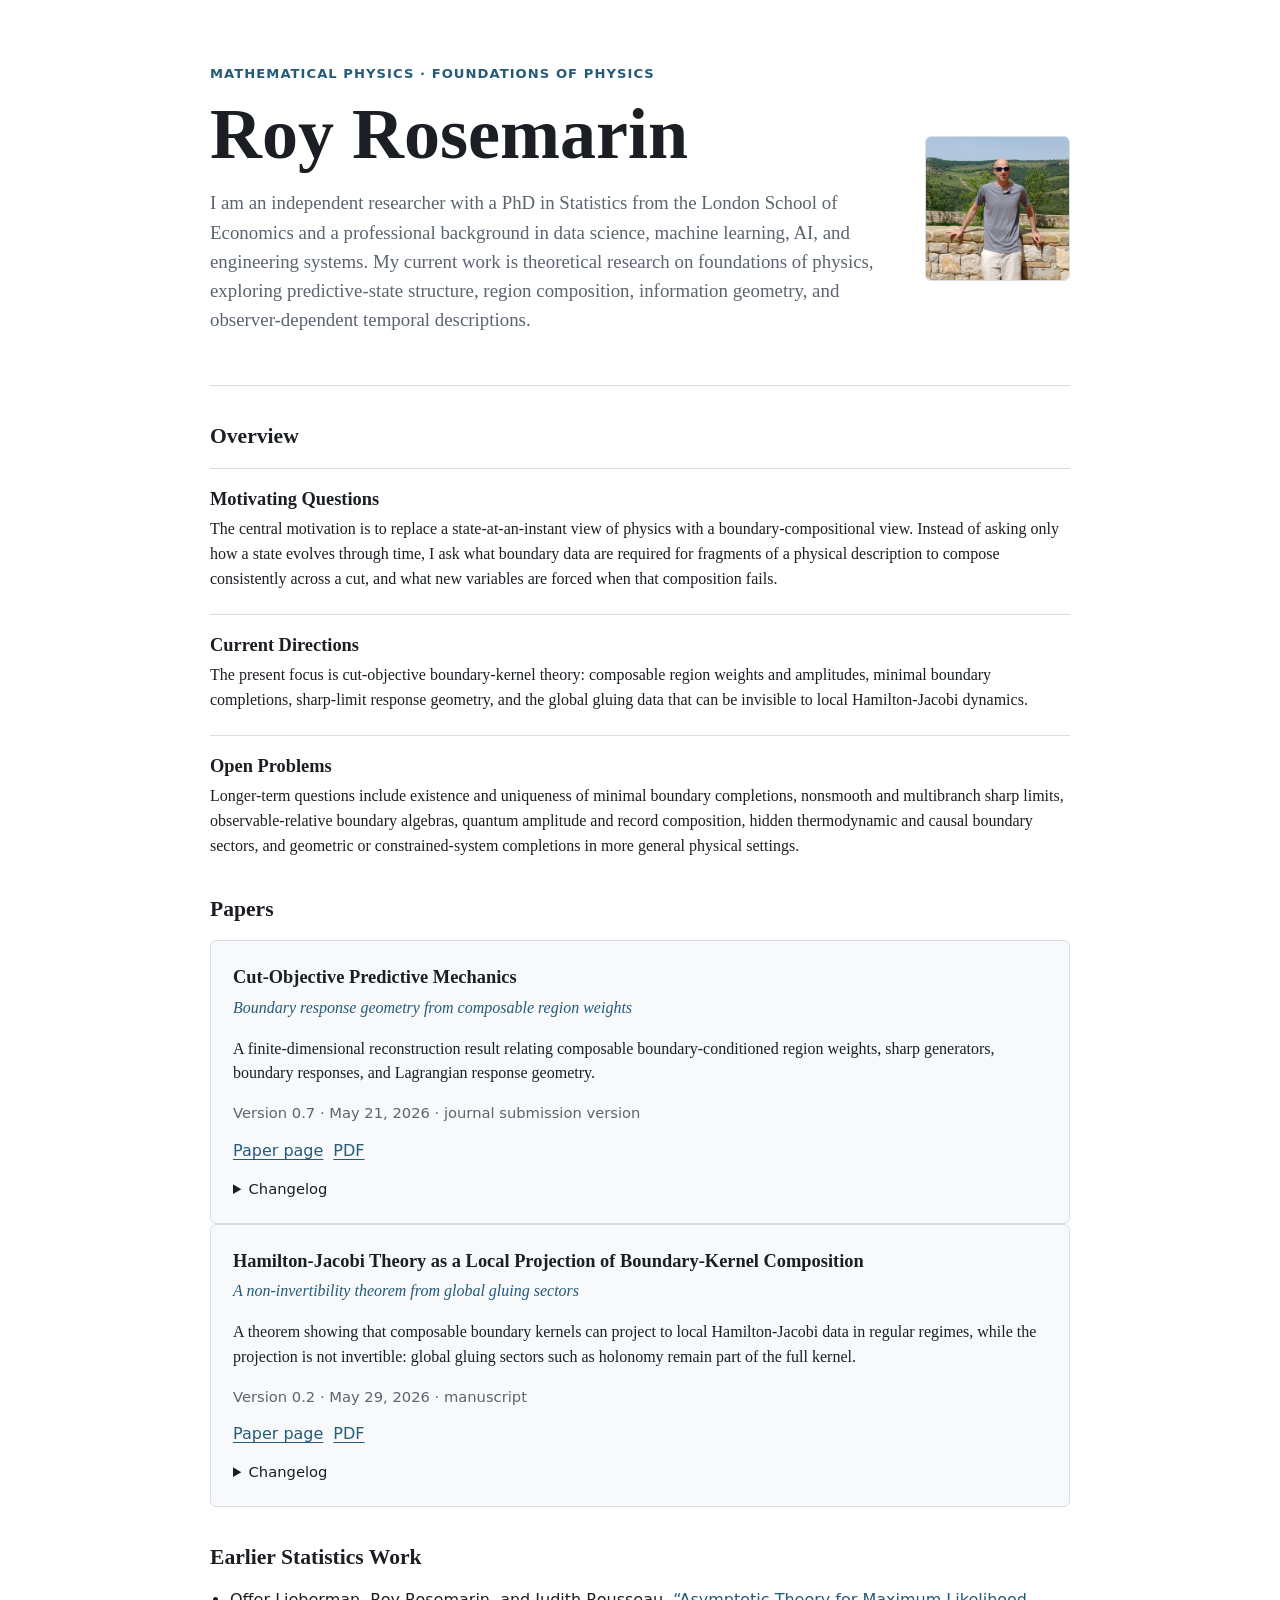
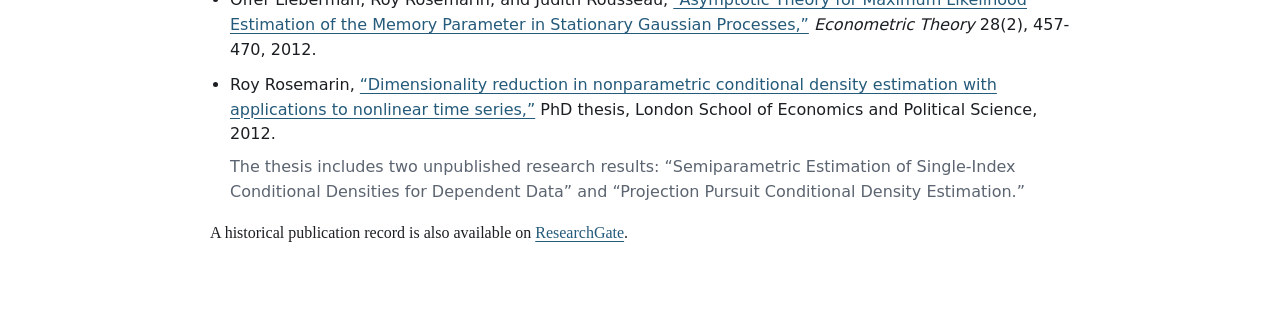
<file: index.html>
<!doctype html>
<html lang="en">
  <head>
    <meta charset="utf-8">
    <meta name="viewport" content="width=device-width, initial-scale=1">
    <title>Roy Rosemarin | Mathematical Physics Research</title>
    <meta
      name="description"
      content="Independent mathematical physics research by Roy Rosemarin on cut-objective predictive mechanics, boundary-kernel composition, Hamilton-Jacobi theory, and foundations of physics."
    >
    <link rel="canonical" href="https://royrosemarin.github.io/">
    <meta property="og:title" content="Roy Rosemarin | Mathematical Physics Research">
    <meta property="og:description" content="Independent mathematical physics research on boundary-kernel composition, cut-objective predictive mechanics, and Hamilton-Jacobi theory.">
    <meta property="og:url" content="https://royrosemarin.github.io/">
    <meta property="og:type" content="website">
    <link rel="stylesheet" href="styles.css">
  </head>
  <body>
    <main class="page">
      <section class="intro" aria-labelledby="name">
        <div class="intro-copy">
          <p class="eyebrow">Mathematical physics · foundations of physics</p>
          <h1 id="name">Roy Rosemarin</h1>
          <p class="lead">
            I am an independent researcher with a PhD in Statistics from the
            London School of Economics and a professional background in data
            science, machine learning, AI, and engineering systems. My current
            work is theoretical research on foundations of physics, exploring
            predictive-state structure, region composition, information
            geometry, and observer-dependent temporal descriptions.
          </p>
        </div>
        <img
          class="portrait"
          src="assets/roy-rosemarin.jpg"
          alt="Roy Rosemarin"
          width="720"
          height="720"
        >
      </section>

      <section aria-labelledby="overview">
        <h2 id="overview">Overview</h2>
        <article class="overview-item">
          <h3>Motivating Questions</h3>
          <p>
            The central motivation is to replace a state-at-an-instant view
            of physics with a boundary-compositional view. Instead of asking
            only how a state evolves through time, I ask what boundary data are
            required for fragments of a physical description to compose
            consistently across a cut, and what new variables are forced when
            that composition fails.
          </p>
        </article>
        <article class="overview-item">
          <h3>Current Directions</h3>
          <p>
            The present focus is cut-objective boundary-kernel theory:
            composable region weights and amplitudes, minimal boundary
            completions, sharp-limit response geometry, and the global gluing
            data that can be invisible to local Hamilton-Jacobi dynamics.
          </p>
        </article>
        <article class="overview-item">
          <h3>Open Problems</h3>
          <p>
            Longer-term questions include existence and uniqueness of minimal
            boundary completions, nonsmooth and multibranch sharp limits,
            observable-relative boundary algebras, quantum amplitude and record
            composition, hidden thermodynamic and causal boundary sectors, and
            geometric or constrained-system completions in more general
            physical settings.
          </p>
        </article>
      </section>

      <section aria-labelledby="papers">
        <h2 id="papers">Papers</h2>
        <article class="paper">
          <h3>Cut-Objective Predictive Mechanics</h3>
          <p class="subtitle">
            Boundary response geometry from composable region weights
          </p>
          <p>
            A finite-dimensional reconstruction result relating composable
            boundary-conditioned region weights, sharp generators, boundary
            responses, and Lagrangian response geometry.
          </p>
          <p class="meta">
            Version 0.7 · May 21, 2026 · journal submission version
          </p>
          <p class="actions">
            <a href="papers/cut-objective-predictive-mechanics.html">Paper page</a>
            <a href="papers/cut-objective-predictive-mechanics-v0.7-2026-05-21.pdf">PDF</a>
          </p>
          <details>
            <summary>Changelog</summary>
            <ul>
              <li>
                Version 0.7: journal submission version with Foundations of
                Physics framing and updated abstract wording.
              </li>
              <li>
                Version 0.6: submission-ready draft with sharpened abstract,
                explicit positive-gluing assumptions, component-linked
                references, and compact discussion of related frameworks.
              </li>
            </ul>
          </details>
        </article>
        <article class="paper">
          <h3>Hamilton-Jacobi Theory as a Local Projection of Boundary-Kernel Composition</h3>
          <p class="subtitle">
            A non-invertibility theorem from global gluing sectors
          </p>
          <p>
            A theorem showing that composable boundary kernels can project to
            local Hamilton-Jacobi data in regular regimes, while the projection
            is not invertible: global gluing sectors such as holonomy remain
            part of the full kernel.
          </p>
          <p class="meta">
            Version 0.2 · May 29, 2026 · manuscript
          </p>
          <p class="actions">
            <a href="papers/hamilton-jacobi-local-projection-boundary-kernel-composition.html">Paper page</a>
            <a href="papers/hamilton-jacobi-local-projection-boundary-kernel-composition-v0.2-2026-05-29.pdf">PDF</a>
          </p>
          <details>
            <summary>Changelog</summary>
            <ul>
              <li>
                Version 0.2: polished the covering-space and image-sum
                construction, clarified deck transformations, class weights,
                and the proof of composability.
              </li>
              <li>
                Version 0.1: revised introduction and abstract for clearer
                topology terminology, sharpened roadmap, and polished framing
                of the non-invertibility theorem.
              </li>
              <li>
                Version 0.0: initial manuscript proving non-invertibility of
                the local Hamilton-Jacobi projection for character-labelled
                composable boundary kernels on multiply connected spaces.
              </li>
            </ul>
          </details>
        </article>
      </section>

      <section aria-labelledby="earlier-work">
        <h2 id="earlier-work">Earlier Statistics Work</h2>
        <ul class="publications">
          <li>
            Offer Lieberman, Roy Rosemarin, and Judith Rousseau,
            <a href="https://doi.org/10.1017/S0266466611000399">“Asymptotic
            Theory for Maximum Likelihood Estimation of the Memory Parameter in
            Stationary Gaussian Processes,”</a>
            <em>Econometric Theory</em> 28(2), 457-470, 2012.
          </li>
          <li>
            Roy Rosemarin,
            <a href="https://researchonline.lse.ac.uk/131446/">“Dimensionality
            reduction in nonparametric conditional density estimation with
            applications to nonlinear time series,”</a>
            PhD thesis, London School of Economics and Political Science, 2012.
            <p class="note">
              The thesis includes two unpublished research results:
              “Semiparametric Estimation of Single-Index Conditional Densities
              for Dependent Data” and “Projection Pursuit Conditional Density
              Estimation.”
            </p>
          </li>
        </ul>
        <p>
          A historical publication record is also available on
          <a href="https://www.researchgate.net/scientific-contributions/Roy-Rosemarin-2015102036">ResearchGate</a>.
        </p>
      </section>
    </main>
  </body>
</html>
</file>
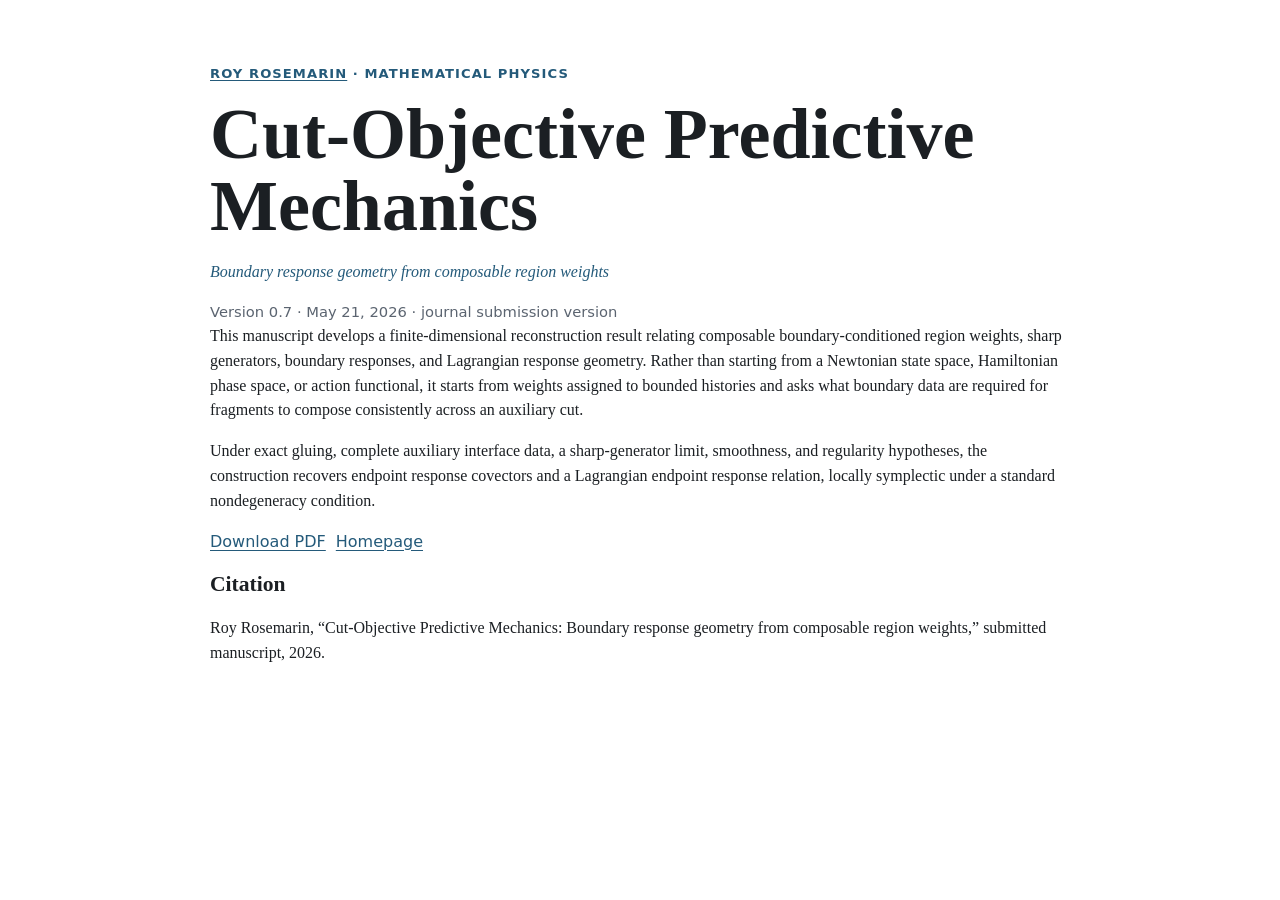
<file: papers/cut-objective-predictive-mechanics.html>
<!doctype html>
<html lang="en">
  <head>
    <meta charset="utf-8">
    <meta name="viewport" content="width=device-width, initial-scale=1">
    <title>Cut-Objective Predictive Mechanics | Roy Rosemarin</title>
    <meta
      name="description"
      content="Cut-Objective Predictive Mechanics: boundary response geometry from composable region weights, a mathematical physics manuscript by Roy Rosemarin."
    >
    <link rel="canonical" href="https://royrosemarin.github.io/papers/cut-objective-predictive-mechanics.html">
    <meta property="og:title" content="Cut-Objective Predictive Mechanics">
    <meta property="og:description" content="Boundary response geometry from composable region weights.">
    <meta property="og:url" content="https://royrosemarin.github.io/papers/cut-objective-predictive-mechanics.html">
    <meta property="og:type" content="article">
    <link rel="stylesheet" href="../styles.css">
  </head>
  <body>
    <main class="page paper-page">
      <p class="eyebrow"><a href="../">Roy Rosemarin</a> · Mathematical physics</p>
      <h1>Cut-Objective Predictive Mechanics</h1>
      <p class="subtitle">Boundary response geometry from composable region weights</p>
      <p class="meta">Version 0.7 · May 21, 2026 · journal submission version</p>
      <p>
        This manuscript develops a finite-dimensional reconstruction result
        relating composable boundary-conditioned region weights, sharp
        generators, boundary responses, and Lagrangian response geometry.
        Rather than starting from a Newtonian state space, Hamiltonian phase
        space, or action functional, it starts from weights assigned to bounded
        histories and asks what boundary data are required for fragments to
        compose consistently across an auxiliary cut.
      </p>
      <p>
        Under exact gluing, complete auxiliary interface data, a sharp-generator
        limit, smoothness, and regularity hypotheses, the construction recovers
        endpoint response covectors and a Lagrangian endpoint response relation,
        locally symplectic under a standard nondegeneracy condition.
      </p>
      <p class="actions">
        <a href="cut-objective-predictive-mechanics-v0.7-2026-05-21.pdf">Download PDF</a>
        <a href="../">Homepage</a>
      </p>
      <section aria-labelledby="citation">
        <h2 id="citation">Citation</h2>
        <p>
          Roy Rosemarin, “Cut-Objective Predictive Mechanics: Boundary response
          geometry from composable region weights,” submitted manuscript, 2026.
        </p>
      </section>
    </main>
  </body>
</html>
</file>
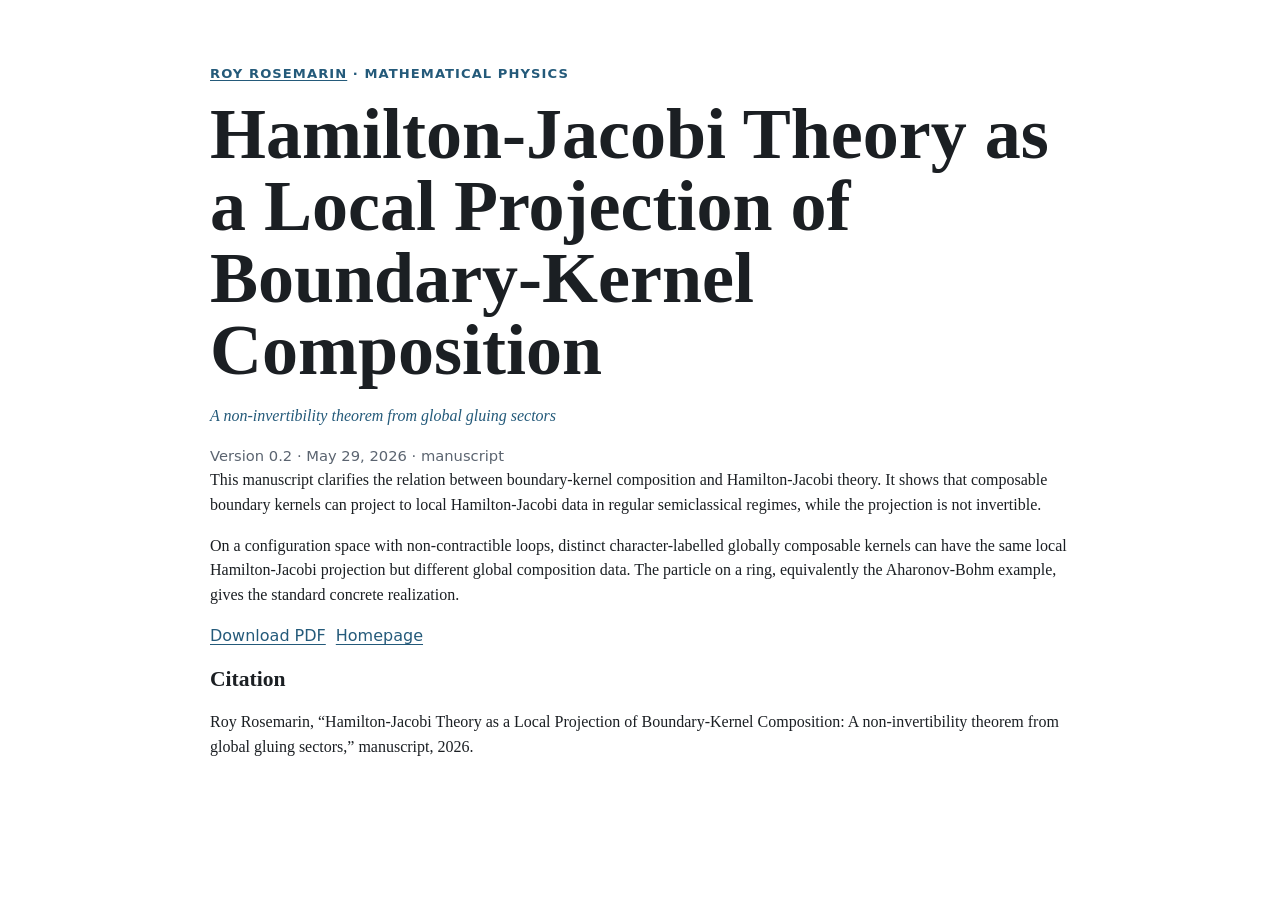
<file: papers/hamilton-jacobi-local-projection-boundary-kernel-composition.html>
<!doctype html>
<html lang="en">
  <head>
    <meta charset="utf-8">
    <meta name="viewport" content="width=device-width, initial-scale=1">
    <title>Hamilton-Jacobi Theory as a Local Projection of Boundary-Kernel Composition | Roy Rosemarin</title>
    <meta
      name="description"
      content="Hamilton-Jacobi Theory as a Local Projection of Boundary-Kernel Composition: a non-invertibility theorem from global gluing sectors, by Roy Rosemarin."
    >
    <link rel="canonical" href="https://royrosemarin.github.io/papers/hamilton-jacobi-local-projection-boundary-kernel-composition.html">
    <meta property="og:title" content="Hamilton-Jacobi Theory as a Local Projection of Boundary-Kernel Composition">
    <meta property="og:description" content="A non-invertibility theorem from global gluing sectors.">
    <meta property="og:url" content="https://royrosemarin.github.io/papers/hamilton-jacobi-local-projection-boundary-kernel-composition.html">
    <meta property="og:type" content="article">
    <link rel="stylesheet" href="../styles.css">
  </head>
  <body>
    <main class="page paper-page">
      <p class="eyebrow"><a href="../">Roy Rosemarin</a> · Mathematical physics</p>
      <h1>Hamilton-Jacobi Theory as a Local Projection of Boundary-Kernel Composition</h1>
      <p class="subtitle">A non-invertibility theorem from global gluing sectors</p>
      <p class="meta">Version 0.2 · May 29, 2026 · manuscript</p>
      <p>
        This manuscript clarifies the relation between boundary-kernel
        composition and Hamilton-Jacobi theory. It shows that composable
        boundary kernels can project to local Hamilton-Jacobi data in regular
        semiclassical regimes, while the projection is not invertible.
      </p>
      <p>
        On a configuration space with non-contractible loops, distinct
        character-labelled globally composable kernels can have the same local
        Hamilton-Jacobi projection but different global composition data. The
        particle on a ring, equivalently the Aharonov-Bohm example, gives the
        standard concrete realization.
      </p>
      <p class="actions">
        <a href="hamilton-jacobi-local-projection-boundary-kernel-composition-v0.2-2026-05-29.pdf">Download PDF</a>
        <a href="../">Homepage</a>
      </p>
      <section aria-labelledby="citation">
        <h2 id="citation">Citation</h2>
        <p>
          Roy Rosemarin, “Hamilton-Jacobi Theory as a Local Projection of
          Boundary-Kernel Composition: A non-invertibility theorem from global
          gluing sectors,” manuscript, 2026.
        </p>
      </section>
    </main>
  </body>
</html>
</file>
<file: styles.css>
:root {
  color-scheme: light;
  --ink: #1b1f23;
  --muted: #5b6470;
  --line: #d8dee6;
  --panel: #f7f9fb;
  --accent: #245a7a;
  --paper: #ffffff;
}

* {
  box-sizing: border-box;
}

body {
  margin: 0;
  background: var(--paper);
  color: var(--ink);
  font-family: ui-serif, Georgia, Cambria, "Times New Roman", Times, serif;
  line-height: 1.55;
}

.page {
  width: min(860px, calc(100% - 40px));
  margin: 0 auto;
  padding: 64px 0 72px;
}

.intro {
  display: grid;
  grid-template-columns: minmax(0, 1fr) 145px;
  gap: 34px;
  align-items: center;
  border-bottom: 1px solid var(--line);
  padding-bottom: 32px;
  margin-bottom: 34px;
}

.eyebrow {
  margin: 0 0 14px;
  color: var(--accent);
  font-family: ui-sans-serif, system-ui, -apple-system, BlinkMacSystemFont, "Segoe UI", sans-serif;
  font-size: 0.82rem;
  font-weight: 700;
  letter-spacing: 0.08em;
  text-transform: uppercase;
}

h1,
h2,
h3,
p,
ul {
  margin-top: 0;
}

h1 {
  margin-bottom: 18px;
  font-size: clamp(2.4rem, 6vw, 4.5rem);
  line-height: 1;
  font-weight: 700;
}

h2 {
  margin-bottom: 14px;
  font-size: 1.35rem;
}

h3 {
  margin-bottom: 4px;
  font-size: 1.15rem;
}

.lead {
  max-width: 720px;
  color: var(--muted);
  font-size: 1.18rem;
}

.portrait {
  width: 145px;
  height: 145px;
  object-fit: cover;
  border-radius: 6px;
  border: 1px solid var(--line);
}

section + section {
  margin-top: 34px;
}

.overview-item {
  border-top: 1px solid var(--line);
  padding-top: 16px;
}

.overview-item + .overview-item {
  margin-top: 22px;
}

.paper {
  border: 1px solid var(--line);
  border-radius: 6px;
  background: var(--panel);
  padding: 22px;
}

.subtitle {
  color: var(--accent);
  font-style: italic;
}

.meta,
.actions,
details,
.publications {
  font-family: ui-sans-serif, system-ui, -apple-system, BlinkMacSystemFont, "Segoe UI", sans-serif;
}

.meta {
  margin-bottom: 0;
  color: var(--muted);
  font-size: 0.92rem;
}

.actions {
  display: flex;
  gap: 10px;
  margin: 14px 0;
}

a {
  color: var(--accent);
  text-decoration-thickness: 1px;
  text-underline-offset: 0.16em;
}

details {
  color: var(--muted);
  font-size: 0.92rem;
}

summary {
  cursor: pointer;
  color: var(--ink);
}

details ul {
  margin: 10px 0 0;
  padding-left: 20px;
}

.publications {
  padding-left: 20px;
}

.publications li + li {
  margin-top: 10px;
}

.note {
  margin: 8px 0 0;
  color: var(--muted);
}

@media (max-width: 560px) {
  .page {
    width: min(100% - 28px, 860px);
    padding-top: 42px;
  }

  .intro {
    grid-template-columns: 1fr;
    gap: 22px;
  }

  .portrait {
    width: 115px;
    height: 115px;
  }

  .paper {
    padding: 18px;
  }
}
</file>
